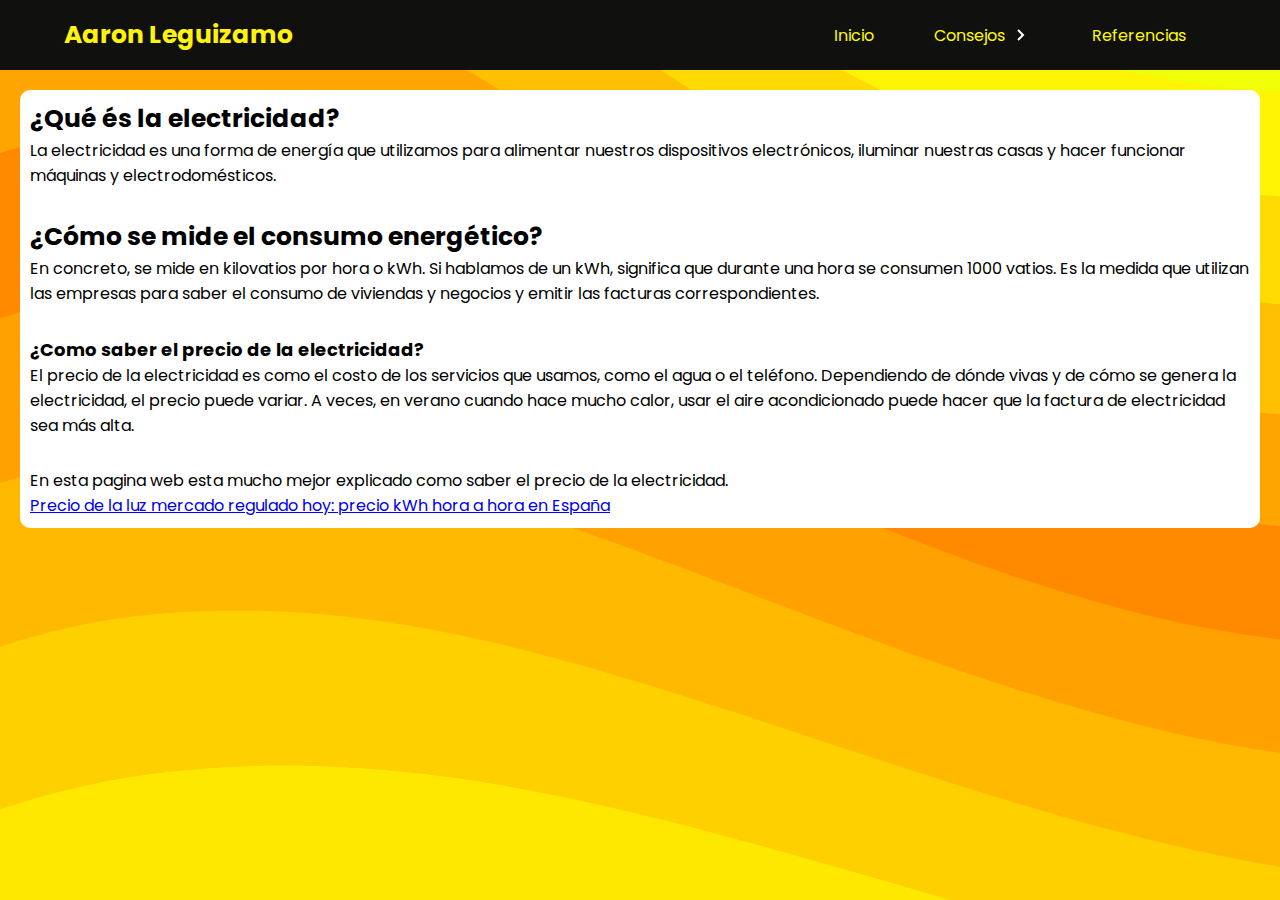
<file: index.html>
<!DOCTYPE html>
<html lang="es">
<head>
    <meta charset="UTF-8">
    <meta http-equiv="X-UA-Compatible" content="IE=edge">
    <meta name="viewport" content="width=device-width, initial-scale=1.0">
    <title>TRB</title>
    <link rel="stylesheet" href="styles/estilos.css">
</head>

<header>


    <nav class="menu">
        <section class="menu__container">
            <h1 class="menu__logo">Aaron Leguizamo</h1>

            <ul class="menu__links">
                <li class="menu__item">
                    <a href="#" class="menu__link">Inicio</a>
                </li>
    
                <li class="menu__item menu__item--show">
                    <a href="#" class="menu__link">Consejos <img src="assets/arrow.svg" class="menu__arrow"></a>
    
                    <ul class="menu__nesting">
                        <li class="menu__inside">
                            <a href="calculadora.html" class="menu__link menu__link--inside">Calculadora</a>
                        </li>
                        <li class="menu__inside">
                            <a href="estadisticas.html" class="menu__link menu__link--inside">Variaciones del Precio a lo Largo del Tiempo</a>
                        </li>
                        <li class="menu__inside">
                            <a href="consejos.html" class="menu__link menu__link--inside">Como ahorrar</a>
                        </li>
                    </ul>
                </li>
    
                <li class="menu__item">
                    <a href="referencias.html" class="menu__link">Referencias</a>
                </li>
    
    
            </ul>

            <div class="menu__hamburguer">
                <img src="assets/menu.svg" class="menu__img">
            </div>
        </section>

      
    </nav>

    <script src="js/app.js"></script>


</header>




<body>
<main>
    
    <h1>¿Qué és la electricidad?</h1> 
    La electricidad es una forma de energía que utilizamos para alimentar nuestros dispositivos electrónicos, iluminar nuestras casas y hacer funcionar máquinas y electrodomésticos.

     <br>
<p>
 <h1>¿Cómo se mide el consumo energético?</h1>

En concreto, se mide en kilovatios por hora o kWh. Si hablamos de un kWh, significa que durante una hora se consumen 1000 vatios. Es la medida que utilizan las empresas para saber el consumo de viviendas y negocios y emitir las facturas correspondientes. <br></p>
 <p>
    <h2>¿Como saber el precio de la electricidad?</h2>

    El precio de la electricidad es como el costo de los servicios que usamos, como el agua o el teléfono. Dependiendo de dónde vivas y de cómo se genera la electricidad, el precio puede variar. A veces, en verano cuando hace mucho calor, usar el aire acondicionado puede hacer que la factura de electricidad sea más alta. </p>


    En esta pagina web esta mucho mejor explicado como saber el precio de la electricidad. <br>
    <a href="https://selectra.es/energia/info/que-es/precio-kwh">Precio de la luz mercado regulado hoy: precio kWh hora a hora en España</a>













</main>

</body>
</html>
</file>
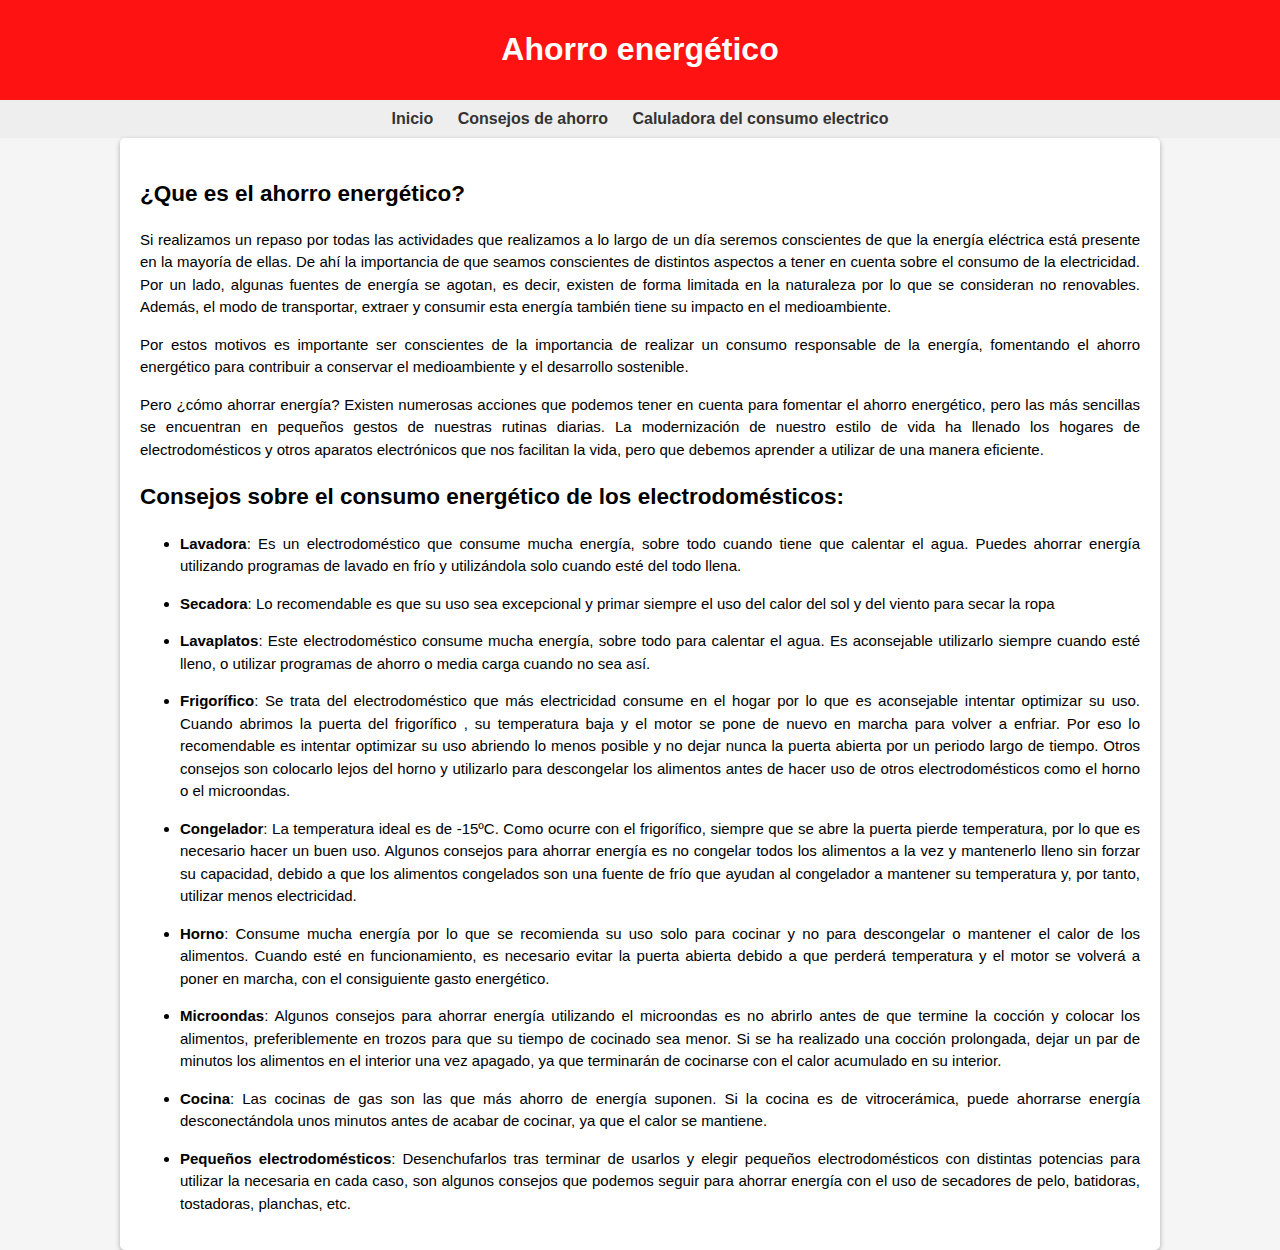
<file: ahorro.html>
<!DOCTYPE html>
<html>
<head>
	<title>Consumo Electrico</title>
	<style>
		body {
			margin: 0;
			font-family: Arial, sans-serif;
			background-color: #F5F5F5;
		}

		header {
			background-color: #ff1212;
			color: #FFF;
			padding: 10px;
			text-align: center;
		}

		main {
			max-width: 1000px;
			margin: 0 auto;
			padding: 20px;
			background-color: #FFF;
			box-shadow: 0 2px 5px rgba(0, 0, 0, 0.3);
			border-radius: 5px;
			text-align: justify;
			line-height: 1.5;
		}

		nav {
			background-color: #EEE;
			padding: 10px;
			text-align: center;
		}

		nav ul {
			list-style: none;
			margin: 0;
			padding: 0;
		}

		nav li {
			display: inline-block;
			margin: 0 10px;
		}

		nav a {
			color: #333;
			text-decoration: none;
			font-weight: bold;
		}

		nav a:hover {
			color: #15cc77;
		}

		footer {
			background-color: #222;
			color: #FFF;
			padding: 10px;
			text-align: center;
		}

		.menu-btn {
			display: none;
		}

		@media screen and (max-width: 768px) {
			nav ul {
				display: none;
			}

			.menu-btn {
				display: block;
				background-color: #32cf4c;
				color: #FFF;
				border: none;
				border-radius: 3px;
				padding: 10px 15px;
				font-size: 14px;
				cursor: pointer;
				margin-top: 10px;
			}

			nav.active ul {
				display: block;
			}
		}
	</style>
</head>
<body>
	<header>
		<h1>Ahorro energético
		</h1>
	</header>

	<nav>
		<ul>
            <li><a href="web.html">Inicio</a></li>

			<li><a href="consejosdeahorro.html">Consejos de ahorro</a></li>
			<li><a href="caluladora.html">Caluladora del consumo electrico</a></li>
		</ul>
	
	</nav>














	<style>

main {
	font-family: Arial, sans-serif;
	font-size: 15px;



}
</style>




<main>





<h2>¿Que es el ahorro energético?</h2>


<p>
    Si realizamos un repaso por todas las actividades que realizamos a lo largo de un día seremos conscientes de que la energía eléctrica está presente en la mayoría de ellas.
     De ahí la importancia de que seamos conscientes de distintos aspectos a tener en cuenta sobre el consumo de la electricidad.
     Por un lado, algunas fuentes de energía se agotan, es decir, existen de forma limitada en la naturaleza por lo que se consideran no renovables.
      Además, el modo de transportar, extraer y consumir esta energía también tiene su impacto en el medioambiente.
    </p>
    Por estos motivos es importante ser conscientes de la importancia de realizar un consumo responsable de la energía, 
    fomentando el ahorro energético para contribuir a conservar el medioambiente y el desarrollo sostenible.
    <p>
    Pero ¿cómo ahorrar energía? Existen numerosas acciones que podemos tener en cuenta para fomentar el ahorro energético,
     pero las más sencillas se encuentran en pequeños gestos de nuestras rutinas diarias. La modernización de nuestro estilo de vida ha llenado los hogares de electrodomésticos y 
     otros aparatos electrónicos que nos facilitan la vida, pero que debemos aprender a utilizar de una manera eficiente.
    </p>


<h2>Consejos sobre el consumo energético de los electrodomésticos:</h2>


    <ul>



        <p><li><b>Lavadora</b>: Es un electrodoméstico que consume mucha energía, sobre todo cuando tiene que calentar el agua.
        Puedes ahorrar energía utilizando programas de lavado en frío y utilizándola solo cuando esté del todo llena.</li>
    </p>
<p>
        <li><b>Secadora</b>: Lo recomendable es que su uso sea excepcional y primar siempre el uso del calor del sol y del viento para secar la ropa</li>
    </p>
<p>
        <li><b>Lavaplatos</b>: Este electrodoméstico consume mucha energía, sobre todo para calentar el agua.
            Es aconsejable utilizarlo siempre cuando esté lleno, o utilizar programas de ahorro o media carga cuando no sea así.</li>
        </p>
<p>
        <li><b>Frigorífico</b>: Se trata del electrodoméstico que más electricidad consume en el hogar por lo que es aconsejable intentar optimizar su uso. Cuando abrimos la puerta del frigorífico
            , su temperatura baja y el motor se pone de nuevo en marcha para volver a enfriar. Por eso lo recomendable es intentar optimizar su uso abriendo lo menos posible y no dejar
             nunca la puerta abierta por un periodo largo de tiempo.
            Otros consejos son colocarlo lejos del horno y utilizarlo para descongelar los alimentos
             antes de hacer uso de otros electrodomésticos como el horno o el microondas.</li>
            </p>
<p>
        <li> <b>Congelador</b>: La temperatura ideal es de -15ºC. Como ocurre con el frigorífico, siempre que se abre la puerta pierde temperatura,
             por lo que es necesario hacer un buen uso. Algunos consejos para ahorrar energía es no congelar todos los alimentos a la vez y mantenerlo lleno sin forzar su capacidad, 
            debido a que los alimentos congelados son una fuente de frío que ayudan al congelador a mantener su temperatura y, por tanto, utilizar menos electricidad.</li>
        </p>
<p>
        <li><b>Horno</b>: Consume mucha energía por lo que se recomienda su uso solo para cocinar y no para descongelar o mantener el calor de los alimentos. Cuando esté en funcionamiento, 
            es necesario evitar la puerta abierta debido a que perderá temperatura y el motor se volverá a poner en marcha, con el consiguiente gasto energético.</li>
        </p>
<p>
        <li><b>Microondas</b>: Algunos consejos para ahorrar energía utilizando el microondas es no abrirlo antes de que termine la cocción y colocar los alimentos, preferiblemente en trozos para que su tiempo de cocinado sea menor.
             Si se ha realizado una cocción prolongada, dejar un par de minutos los alimentos en el interior una vez apagado, ya que terminarán de cocinarse con el calor acumulado en su interior.</li>
            </p>
            <p>
        <li><b>Cocina</b>: Las cocinas de gas son las que más ahorro de energía suponen. 
            Si la cocina es de vitrocerámica, puede ahorrarse energía desconectándola unos minutos antes de acabar de cocinar, ya que el calor se mantiene.</li>
        </p>
        <p>
        <li><b>Pequeños electrodomésticos</b>: Desenchufarlos tras terminar de usarlos y elegir pequeños electrodomésticos con distintas potencias para utilizar la necesaria en cada caso,
             son algunos consejos que podemos seguir para ahorrar energía con el uso de secadores de pelo, batidoras, tostadoras, planchas, etc.</li>
            </p>

    </ul>
      




</main>
</file>
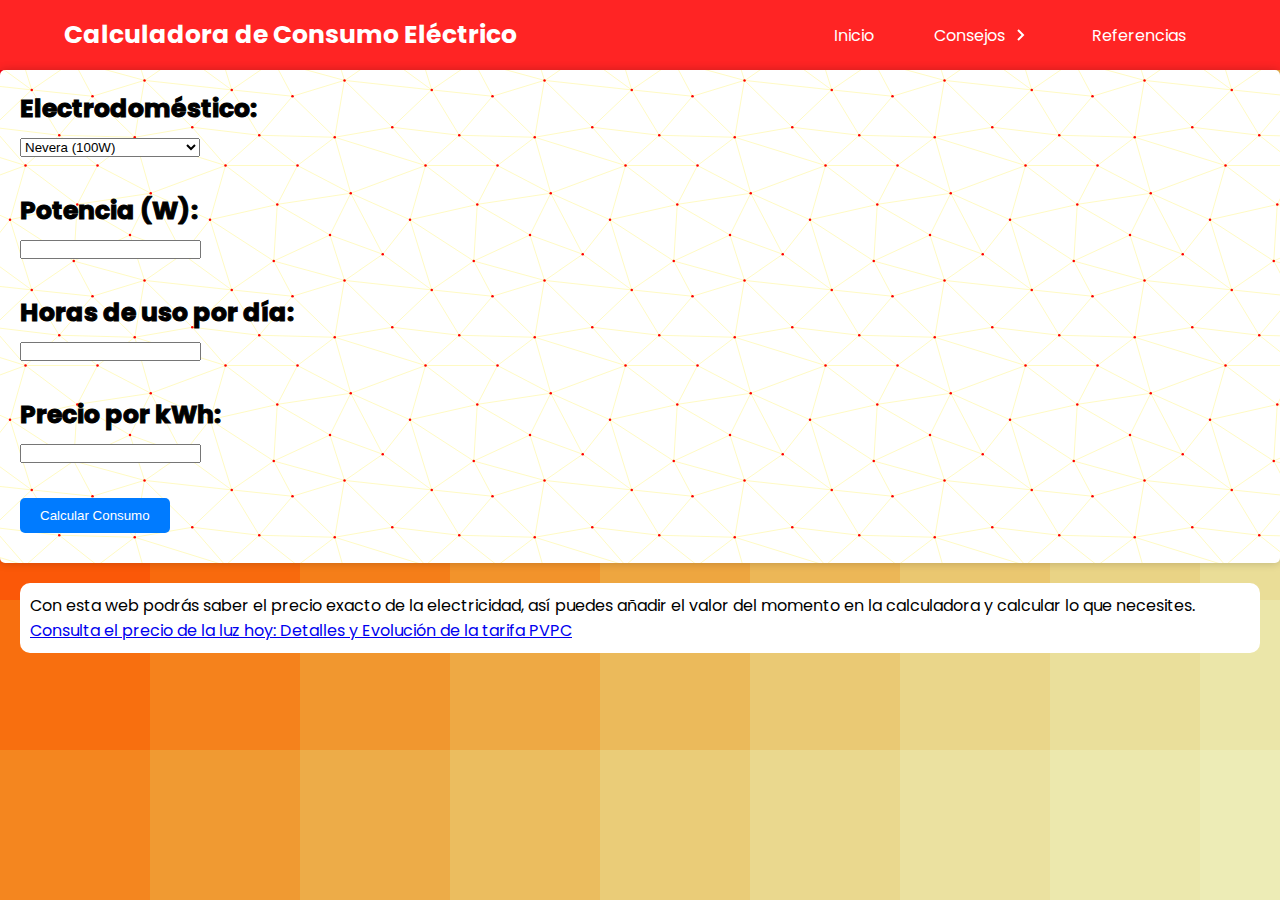
<file: calculadora.html>
<!DOCTYPE html>
<html lang="es">
<head>
    <meta charset="UTF-8">
    <meta http-equiv="X-UA-Compatible" content="IE=edge">
    <meta name="viewport" content="width=device-width, initial-scale=1.0">
    <title>TRB</title>
    <link rel="stylesheet" href="styles/estiloscal.css">
</head>

<header>


    <nav class="menu">
        <section class="menu__container">
            <h1 class="menu__logo">Calculadora de Consumo Eléctrico</h1>

            <ul class="menu__links">
                <li class="menu__item">
                    <a href="index.html" class="menu__link">Inicio</a>
                </li>
    
                <li class="menu__item menu__item--show">
                    <a href="#" class="menu__link">Consejos <img src="assets/arrow.svg" class="menu__arrow"></a>
    
                    <ul class="menu__nesting">
                        <li class="menu__inside">
                            <a href="#" class="menu__link menu__link--inside">Calculadora</a>
                        </li>
                        <li class="menu__inside">
                            <a href="estadisticas.html" class="menu__link menu__link--inside">Variaciones del Precio a lo Largo del Tiempo</a>
                        </li>
                        <li class="menu__inside">
                            <a href="consejos.html" class="menu__link menu__link--inside">Como ahorrar</a>
                        </li>
                    </ul>
                </li>
    
                <li class="menu__item">
                    <a href="referencias.html" class="menu__link">Referencias</a>
                </li>
    
    
            </ul>

            <div class="menu__hamburguer">
                <img src="assets/menu.svg" class="menu__img">
            </div>
        </section>

      
    </nav>

    <script src="js/app.js"></script>


</header>


<body>
    

    <form id="calculator">
       <h2> <label for="appliance">Electrodoméstico:</label></h2>
        <select id="appliance" name="appliance">
            <option value="Nevera">Nevera (100W)</option>
            <option value="tv">Televisor (50W)</option>
            <option value="Lavadora">Lavadora (500W)</option>
            <option value="Microondas">Microondas (800W)</option>
            <option value="Tostadora">Tostadora (700W)</option>
            <option value="Cafetera">Cafetera (900W)</option>
            <option value="Secador-de-pelo">Secador de pelo (1200W)</option>
            <option value="Lavavajillas">Lavavajillas (1500W)</option>
            <option value="Plancha">Plancha (1000W)</option>
            <option value="Aspiradora">Aspiradora (600W)</option>
            <option value="Ordenador">Ordenador (150W)</option>
            <option value="Lámpara">Lámpara (40W)</option>
            <option value="Horno">Horno (2000W)</option>
            <option value="Licuadora">Licuadora (400W)</option>
            <option value="Ventilador">Ventilador (75W)</option>
            <option value="Router">Router (10W)</option>
            <option value="Videoconsola"> Videoconsola (250W)</option>
            <option value="Calefactor">Calefactor (1500W)</option>
            <option value="Hervidor-de-agua">Hervidor de agua (1500W)</option>
            <option value="Monitor">Monitor (30W)</option>
            <!-- Agrega más opciones aquí -->
        </select>
        <br>
       <h2> <label for="power">Potencia (W):</label></h2>
        <input type="number" id="power" name="power" required>
        <br>
        <h2>  <label for="hours">Horas de uso por día:</label></h2>
        <input type="number" id="hours" name="hours" required>
        <br>
        <h2>  <label for="price">Precio por kWh:</label></h2>
        <input type="number" id="price" name="price" step="0.01" required>
        <br>
        <button type="button" id="calculateButton">Calcular Consumo</button>
    </form>
    <div id="result">
      <h1>  <div id="consumption"></div>
        <div id="cost"></div></h1>
    </div>
    <script src="js/rec.js"></script>





    <main>
       
        <p>
            Con esta web podrás saber el precio exacto de la electricidad, así puedes añadir el valor del momento en la calculadora y calcular lo que necesites.
            </p> <a href="https://tarifaluzhora.es/">Consulta el precio de la luz hoy: Detalles y Evolución de la tarifa PVPC </a>
   </main>


</body>










</body>
</html>
</file>
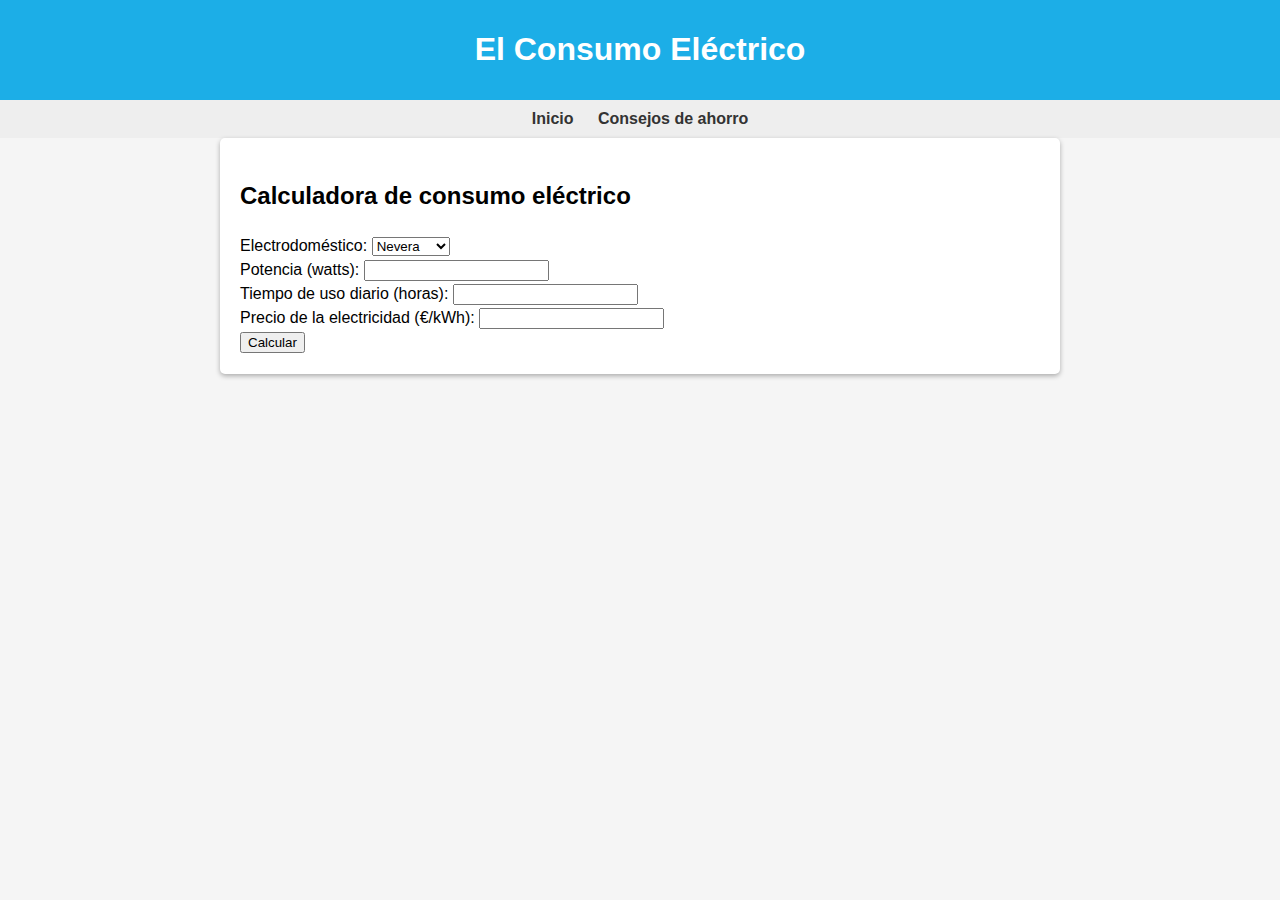
<file: caluladora.html>
<!DOCTYPE html>
<html>
<head>
	<title>Consumo Eléctrico</title>
	<style>
		body {
			margin: 0;
			font-family: Arial, sans-serif;
			background-color: #F5F5F5;
		}

		header {
			background-color: #1caee7;
			color: #FFF;
			padding: 10px;
			text-align: center;
		}

		main {
			max-width: 800px;
			margin: 0 auto;
			padding: 20px;
			background-color: #FFF;
			box-shadow: 0 2px 5px rgba(0, 0, 0, 0.3);
			border-radius: 5px;
			text-align: justify;
			line-height: 1.5;
		}

		nav {
			background-color: #EEE;
			padding: 10px;
			text-align: center;
		}

		nav ul {
			list-style: none;
			margin: 0;
			padding: 0;
		}

		nav li {
			display: inline-block;
			margin: 0 10px;
		}

		nav a {
			color: #333;
			text-decoration: none;
			font-weight: bold;
		}

		nav a:hover {
			color: #15cc77;
		}

		footer {
			background-color: #222;
			color: #FFF;
			padding: 10px;
			text-align: center;
		}

		.menu-btn {
			display: none;
		}

		@media screen and (max-width: 768px) {
			nav ul {
				display: none;
			}

			.menu-btn {
				display: block;
				background-color: #222;
				color: #FFF;
				border: none;
				border-radius: 3px;
				padding: 10px 15px;
				font-size: 14px;
				cursor: pointer;
				margin-top: 10px;
			}

			nav.active ul {
				display: block;
			}
		}
	</style>
</head>
<body>
	<header>
		<h1>El Consumo Eléctrico</h1>
	</header>

	<nav>
		<ul>
			<li><a href="web.html">Inicio</a></li>
			<li><a href="consejosdeahorro.html">Consejos de ahorro</a></li>
		</ul>
	</nav>
    






        <main>
            <h2>Calculadora de consumo eléctrico</h2>
            <form onsubmit="calcular(); return false;">
              <label for="electrodomestico">Electrodoméstico:</label>
              <select id="electrodomestico">
                <option value="nevera">Nevera</option>
                <option value="lavadora">Lavadora</option>
                <option value="televisor">Televisor</option>
              </select>
              <br>
              <label for="potencia">Potencia (watts):</label>
              <input type="number" id="potencia" required>
              <br>
              <label for="tiempo">Tiempo de uso diario (horas):</label>
              <input type="number" id="tiempo" required>
              <br>
              <label for="precio">Precio de la electricidad (€/kWh):</label>
              <input type="number" id="precio" step="0.01" required>
              <br>
              <button type="submit">Calcular</button>
            </form>
            <div id="resultados"></div>
          
          
          <script>
            function calcular() {
              var electrodomestico = document.getElementById("electrodomestico").value;
              var potencia = document.getElementById("potencia").value;
              var tiempo = document.getElementById("tiempo").value;
              var precio = document.getElementById("precio").value;
              var consumo = potencia * tiempo * 30 / 1000;
              var costo = consumo * precio;
              document.getElementById("resultados").innerHTML = "El consumo eléctrico del/la " + electrodomestico + " es de " + consumo.toFixed(2) + " kWh al mes, lo que equivale a €" + costo.toFixed(2) + ".";
            }
          </script>
</file>
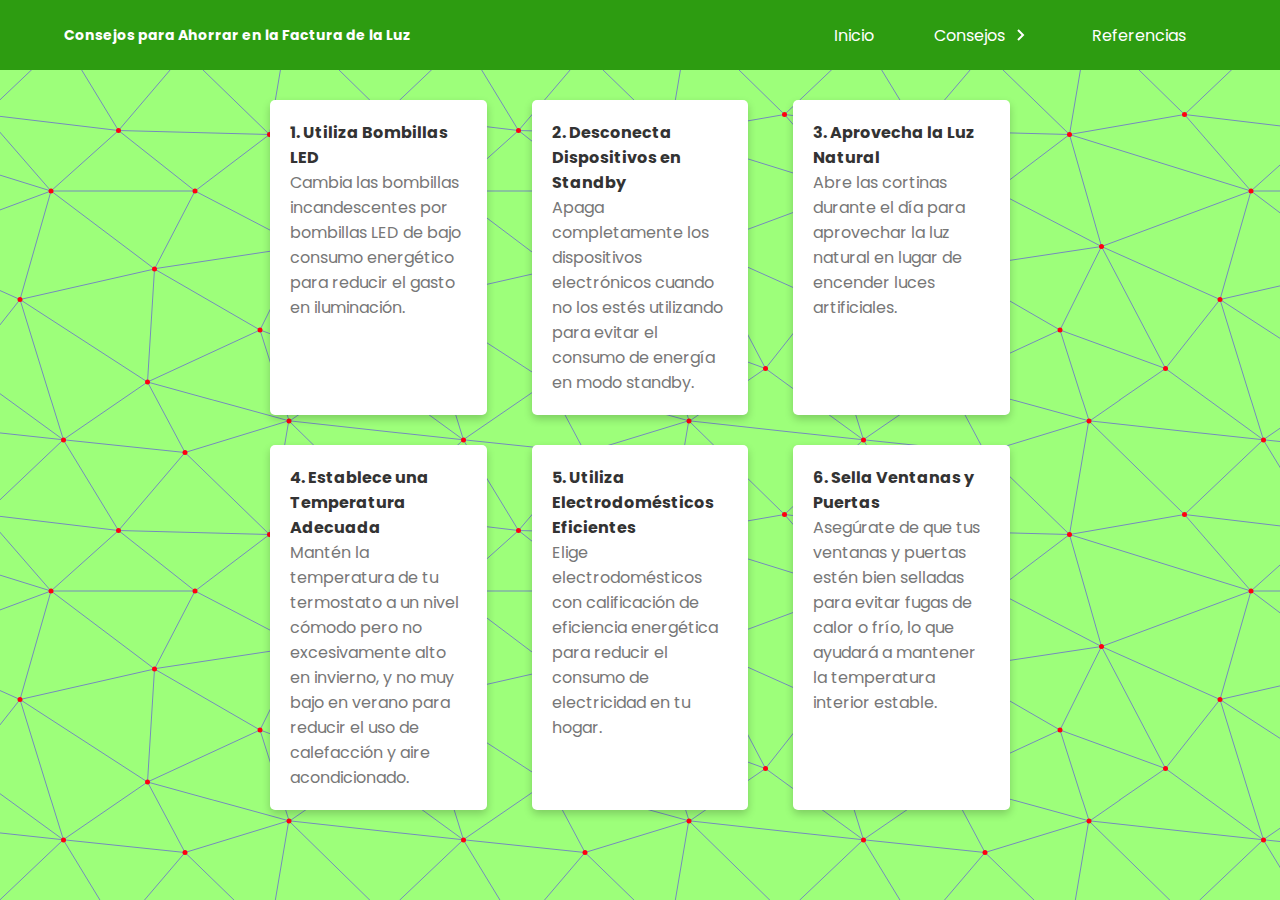
<file: consejos.html>
<!DOCTYPE html>
<html lang="es">
<head>
    <meta charset="UTF-8">
    <meta http-equiv="X-UA-Compatible" content="IE=edge">
    <meta name="viewport" content="width=device-width, initial-scale=1.0">
    <title>TRB</title>
    <link rel="stylesheet" href="styles/estiloscons.css">
</head>

<header>


    <nav class="menu">
        <section class="menu__container">
            <h1 class="menu__logo">Consejos para Ahorrar en la Factura de la Luz</h1>

            <ul class="menu__links">
                <li class="menu__item">
                    <a href="index.html" class="menu__link">Inicio</a>
                </li>
    
                <li class="menu__item menu__item--show">
                    <a href="#" class="menu__link">Consejos <img src="assets/arrow.svg" class="menu__arrow"></a>
    
                    <ul class="menu__nesting">
                        <li class="menu__inside">
                            <a href="calculadora.html" class="menu__link menu__link--inside">Calculadora</a>
                        </li>
                        <li class="menu__inside">
                            <a href="estadisticas.html" class="menu__link menu__link--inside">Variaciones del Precio a lo Largo del Tiempo</a>
                        </li>
                        <li class="menu__inside">
                            <a href="#" class="menu__link menu__link--inside">Como ahorrar</a>
                        </li>
                    </ul>
                </li>
    
                <li class="menu__item">
                    <a href="referencias.html" class="menu__link">Referencias</a>
                </li>
    
    
            </ul>

            <div class="menu__hamburguer">
                <img src="assets/menu.svg" class="menu__img">
            </div>
        </section>

      
    </nav>

    <script src="js/app.js"></script>


</header>


<body>



    <div class="container">
        <div class="card">
            <h2>1. Utiliza Bombillas LED</h2>
            <p>Cambia las bombillas incandescentes por bombillas LED de bajo consumo energético para reducir el gasto en iluminación.</p>
        </div>
        <div class="card">
            <h2>2. Desconecta Dispositivos en Standby</h2>
            <p>Apaga completamente los dispositivos electrónicos cuando no los estés utilizando para evitar el consumo de energía en modo standby.</p>
        </div>
        <div class="card">
            <h2>3. Aprovecha la Luz Natural</h2>
            <p>Abre las cortinas durante el día para aprovechar la luz natural en lugar de encender luces artificiales.</p>
        </div>
        <div class="card">
            <h2>4. Establece una Temperatura Adecuada</h2>
            <p>Mantén la temperatura de tu termostato a un nivel cómodo pero no excesivamente alto en invierno, y no muy bajo en verano para reducir el uso de calefacción y aire acondicionado.</p>
        </div>
        <div class="card">
            <h2>5. Utiliza Electrodomésticos Eficientes</h2>
            <p>Elige electrodomésticos con calificación de eficiencia energética para reducir el consumo de electricidad en tu hogar.</p>
        </div>
        <div class="card">
            <h2>6. Sella Ventanas y Puertas</h2>
            <p>Asegúrate de que tus ventanas y puertas estén bien selladas para evitar fugas de calor o frío, lo que ayudará a mantener la temperatura interior estable.</p>
        </div>
    </div>



</body>










</body>
</html>
</file>
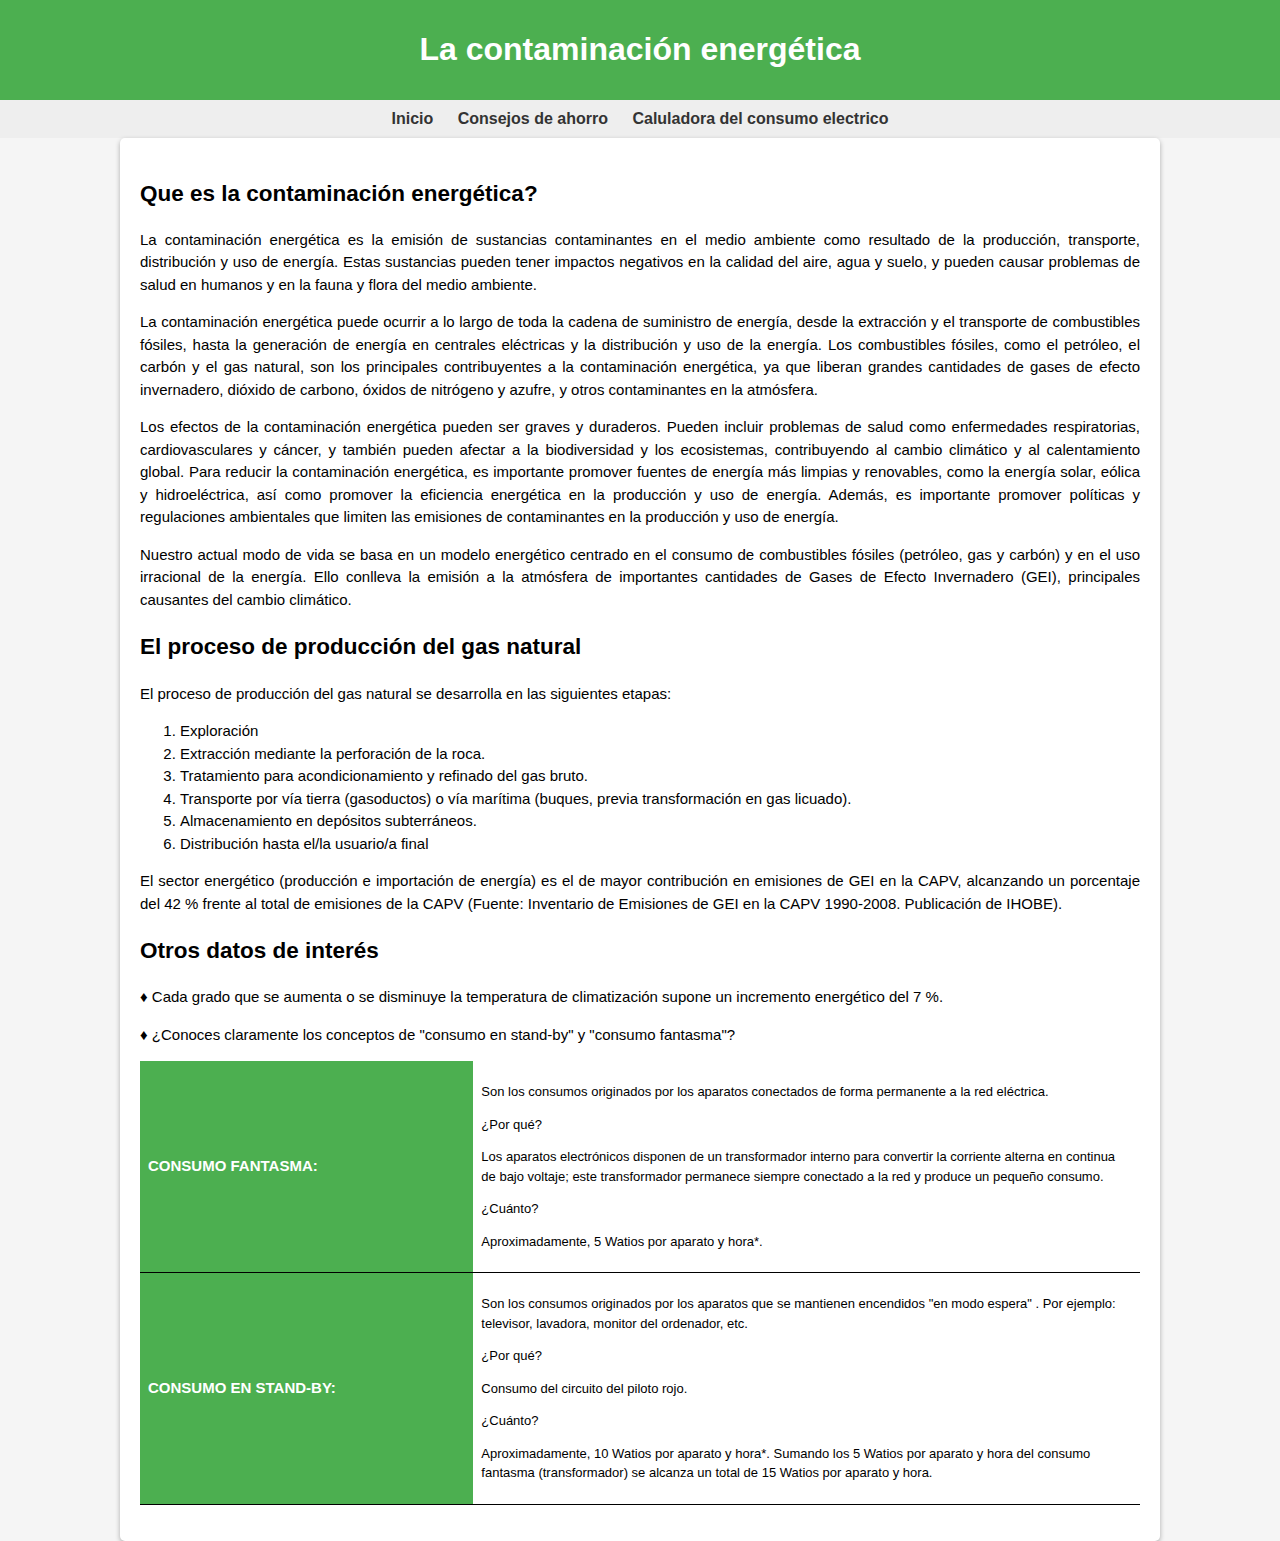
<file: contaminacionenergetica.html>
<!DOCTYPE html>
<html>
<head>
	<title>Consumo Electrico</title>
	<style>
		body {
			margin: 0;
			font-family: Arial, sans-serif;
			background-color: #F5F5F5;
		}

		header {
			background-color: #4CAF50;
			color: #FFF;
			padding: 10px;
			text-align: center;
		}

		main {
			max-width: 1000px;
			margin: 0 auto;
			padding: 20px;
			background-color: #FFF;
			box-shadow: 0 2px 5px rgba(0, 0, 0, 0.3);
			border-radius: 5px;
			text-align: justify;
			line-height: 1.5;
		}

		nav {
			background-color: #EEE;
			padding: 10px;
			text-align: center;
		}

		nav ul {
			list-style: none;
			margin: 0;
			padding: 0;
		}

		nav li {
			display: inline-block;
			margin: 0 10px;
		}

		nav a {
			color: #333;
			text-decoration: none;
			font-weight: bold;
		}

		nav a:hover {
			color: #15cc77;
		}

		footer {
			background-color: #222;
			color: #FFF;
			padding: 10px;
			text-align: center;
		}

		.menu-btn {
			display: none;
		}

		@media screen and (max-width: 768px) {
			nav ul {
				display: none;
			}

			.menu-btn {
				display: block;
				background-color: #32cf4c;
				color: #FFF;
				border: none;
				border-radius: 3px;
				padding: 10px 15px;
				font-size: 14px;
				cursor: pointer;
				margin-top: 10px;
			}

			nav.active ul {
				display: block;
			}
		}
	</style>
</head>
<body>
	<header>
		<h1>La contaminación energética
		</h1>
	</header>

	<nav>
		<ul>
            <li><a href="web.html">Inicio</a></li>

			<li><a href="consejosdeahorro.html">Consejos de ahorro</a></li>
			<li><a href="caluladora.html">Caluladora del consumo electrico</a></li>
		</ul>
	
	</nav>














	<style>

main {
	font-family: Arial, sans-serif;
	font-size: 15px;



}

</style>

<main>

<h2>Que es la contaminación energética?</h2>
<a>
	La contaminación energética es la emisión de sustancias contaminantes en el medio ambiente como resultado de la producción, transporte, distribución y uso de energía.
	 Estas sustancias pueden tener impactos negativos en la calidad del aire, agua y suelo, y pueden causar problemas de salud en humanos y en la fauna y flora del medio ambiente.

	<p>La contaminación energética puede ocurrir a lo largo de toda la cadena de suministro de energía, desde la extracción y el transporte de combustibles fósiles, 
		hasta la generación de energía en centrales eléctricas y la distribución y uso de la energía. 
		Los combustibles fósiles, como el petróleo, el carbón y el gas natural, son los principales contribuyentes a la contaminación energética,
		 ya que liberan grandes cantidades de gases de efecto invernadero, dióxido de carbono, óxidos de nitrógeno y azufre, y otros contaminantes en la atmósfera.
		</p>
	Los efectos de la contaminación energética pueden ser graves y duraderos. Pueden incluir problemas de salud como enfermedades respiratorias, cardiovasculares y cáncer, y también pueden afectar a la biodiversidad y los ecosistemas, contribuyendo al cambio climático y al calentamiento global.
	
	Para reducir la contaminación energética, es importante promover fuentes de energía más limpias y renovables, como la energía solar, eólica y hidroeléctrica, así como promover la eficiencia energética en la producción y uso de energía. Además, es importante promover políticas y regulaciones ambientales que limiten las emisiones de contaminantes en la producción y uso de energía.	
	
	<p><p>Nuestro actual modo de vida se basa en un modelo energético centrado en el consumo de combustibles fósiles (petróleo, gas y carbón) y en el uso irracional de la energía.
Ello conlleva la emisión a la atmósfera de importantes cantidades de Gases de Efecto Invernadero (GEI), principales causantes del cambio climático.
</p></p></a>



<h2>El proceso de producción del gas natural</h2>

<a>El proceso de producción del gas natural se desarrolla en las siguientes etapas:

	<ol>
		<li>Exploración</li>
		<li>Extracción mediante la perforación de la roca.
		</li>
		<li>Tratamiento para acondicionamiento y refinado del gas bruto.
		</li>
		<li>Transporte por vía tierra (gasoductos) o vía marítima (buques, previa transformación en gas licuado).
		</li>
		<li>Almacenamiento en depósitos subterráneos.
		</li>
		<li> Distribución hasta el/la usuario/a final
		</li>
	  </ol>
	  
	  <a>El sector energético (producción e importación de energía) es el de mayor contribución en emisiones de GEI en la CAPV,
		alcanzando un porcentaje del 42 % frente al total de emisiones de la CAPV 
		(Fuente: Inventario de Emisiones de GEI en la CAPV 1990-2008. Publicación de IHOBE).</a>


<h2>Otros datos de interés
</h2>

♦ Cada grado que se aumenta o se disminuye la temperatura de climatización supone un incremento energético del 7 %. 
<p>♦ ¿Conoces claramente los conceptos de "consumo en stand-by" y "consumo fantasma"?
</p>





<p>
<style>
	table {
	  font-family: Arial, sans-serif;
	  border-collapse: collapse;
	  width: 100%;
	  margin-bottom: 1rem;
	  padding: 8px;
	}
	
	th, td {
	  padding: 8px;
	  text-align: left;
	  border-bottom: 1px solid #000000;
	}
	
	th {
	  background-color: #4CAF50;
	  color: white;
	  width: 30%;
	  
	}
	
	td {
	  width: 60%;
	  font-size: 13px;
	}
	
	tr:hover {
	  background-color: #15cc77;
	}
	</style>
	
	<table>
	  <tr>
		<th>CONSUMO FANTASMA:</th>
		<td style="text-align: left;"> <p>Son los consumos originados por los aparatos conectados de forma permanente a la red eléctrica.</p>

			¿Por qué?
			<p>Los aparatos electrónicos disponen de un transformador interno para convertir la corriente alterna en continua de bajo voltaje; este transformador permanece siempre conectado a la red y produce un pequeño consumo.
			</p>
			¿Cuánto?
			<p>Aproximadamente, 5 Watios por aparato y hora*.</p></td>
	  </tr>
	  <tr>
		<th>CONSUMO EN STAND-BY:</th>
		<td style="text-align: left;"><p>Son los consumos originados por los aparatos que se mantienen encendidos "en modo espera" . Por ejemplo: televisor, lavadora, monitor del ordenador, etc.
		</p>
			¿Por qué?
			<p>Consumo del circuito del piloto rojo.
			</p>
			¿Cuánto?
			<p>Aproximadamente, 10 Watios por aparato y hora*. Sumando los 5 Watios por aparato y hora del consumo fantasma (transformador) se alcanza un total de 15 Watios por aparato y hora.</td>
			</p></tr>
	</table>
</p>








</a>
</main>
</file>
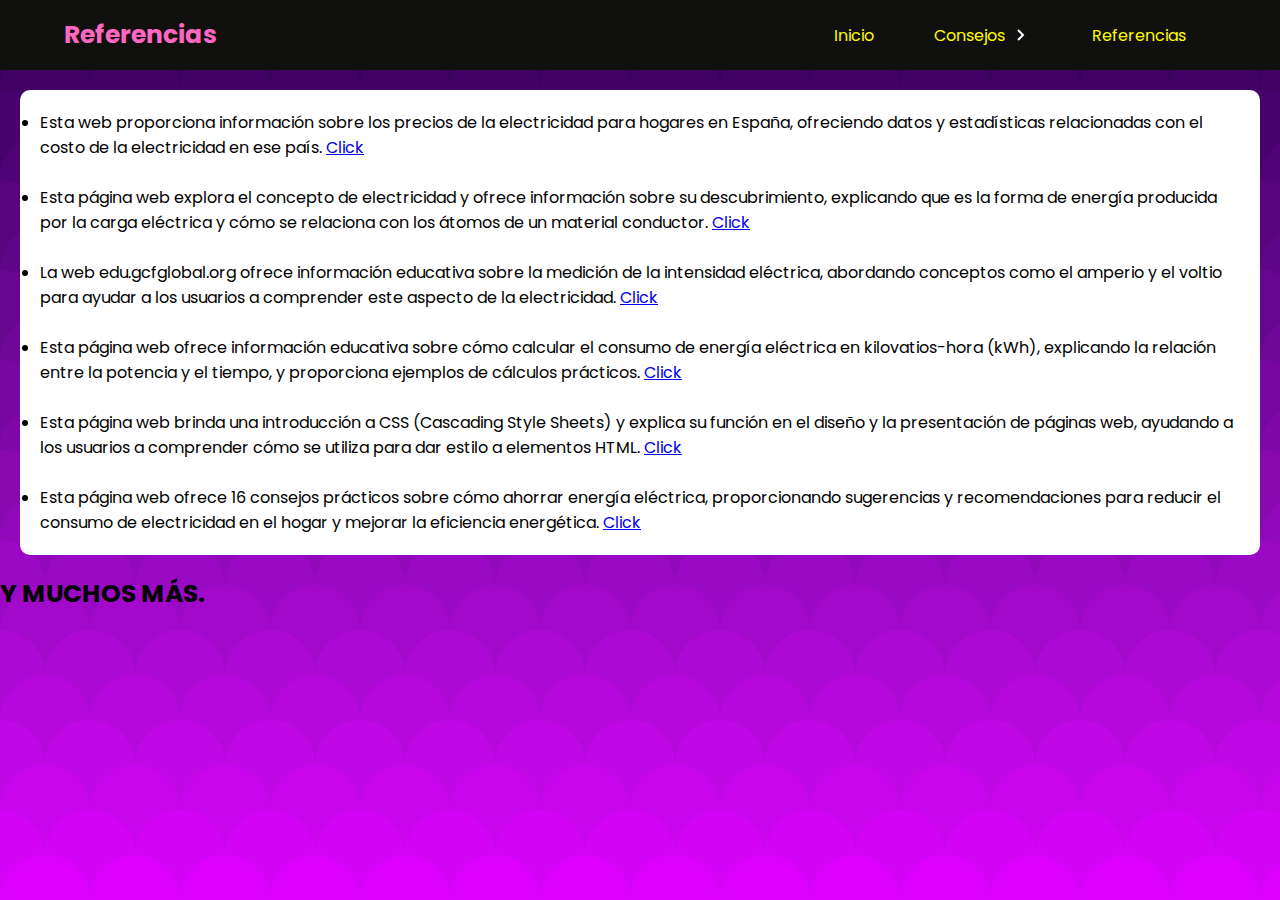
<file: referencias.html>
<!DOCTYPE html>
<html lang="es">
<head>
    <meta charset="UTF-8">
    <meta http-equiv="X-UA-Compatible" content="IE=edge">
    <meta name="viewport" content="width=device-width, initial-scale=1.0">
    <title>TRB</title>
    <link rel="stylesheet" href="styles/estilosref.css">
</head>

<header>


    <nav class="menu">
        <section class="menu__container">
            <h1 class="menu__logo">Referencias</h1>

            <ul class="menu__links">
                <li class="menu__item">
                    <a href="index.html" class="menu__link">Inicio</a>
                </li>
    
                <li class="menu__item menu__item--show">
                    <a href="#" class="menu__link">Consejos <img src="assets/arrow.svg" class="menu__arrow"></a>
    
                    <ul class="menu__nesting">
                        <li class="menu__inside">
                            <a href="calculadora.html" class="menu__link menu__link--inside">Calculadora</a>
                        </li>
                        <li class="menu__inside">
                            <a href="estadisticas.html" class="menu__link menu__link--inside">Variaciones del Precio a lo Largo del Tiempo</a>
                        </li>
                        <li class="menu__inside">
                            <a href="consejos.html" class="menu__link menu__link--inside">Como ahorrar</a>
                        </li>
                    </ul>
                </li>
    
                <li class="menu__item">
                    <a href="#" class="menu__link">Referencias</a>
                </li>
    
    
            </ul>

            <div class="menu__hamburguer">
                <img src="assets/menu.svg" class="menu__img">
            </div>
        </section>

      
    </nav>

    <script src="js/app.js"></script>


</header>


<body>
<main>
        <ul>
            <li>Esta web proporciona información sobre los precios de la electricidad para hogares en España, ofreciendo datos y estadísticas relacionadas con el costo de la electricidad en ese país. <a href="https://datosmacro.expansion.com/energia-y-medio-ambiente/electricidad-precio-hogares/espana">Click</a><br>
  </li>    
<br>
            <li>Esta página web explora el concepto de electricidad y ofrece información sobre su descubrimiento, explicando que es la forma de energía producida por la carga eléctrica y cómo se relaciona con los átomos de un material conductor. <a href="https://fi.ort.edu.uy/blog/que-es-la-electricidad-y-quien-la-descubrio#:~:text=La%20electricidad%20es%20la%20forma,%C3%A1tomos%20de%20un%20material%20conductor.">Click</a><br>
            </li>
<br>
               
            <li> La web edu.gcfglobal.org ofrece información educativa sobre la medición de la intensidad eléctrica, abordando conceptos como el amperio y el voltio para ayudar a los usuarios a comprender este aspecto de la electricidad. <a href="https://edu.gcfglobal.org/es/unidades-de-medida/como-se-mide-la-intensidad-electrica/1/">Click</a><br>
            </li>
<br>

        <li> Esta página web ofrece información educativa sobre cómo calcular el consumo de energía eléctrica en kilovatios-hora (kWh), explicando la relación entre la potencia y el tiempo, y proporciona ejemplos de cálculos prácticos.
        <a href="http://newton.cnice.mec.es/materiales_didacticos/electricidad3E/kwh.htm#:~:text=El%20consumo%20o%20energ%C3%ADa%20consumida,energ%C3%ADa%20consumida)%3D%20Potencia%20*%20tiempo.&text=Consumo%20%3D%200%2C1kw%20*10h%20%3D%201%20kWh.">Click</a><br>
        
    </li>
       <br>
      
       <li>
        Esta página web brinda una introducción a CSS (Cascading Style Sheets) y explica su función en el diseño y la presentación de páginas web, ayudando a los usuarios a comprender cómo se utiliza para dar estilo a elementos HTML.
        <a href="https://lenguajecss.com/css/introduccion/que-es-css/">Click</a><br>
      
    </li>
<br>

<li>Esta página web ofrece 16 consejos prácticos sobre cómo ahorrar energía eléctrica, proporcionando sugerencias y recomendaciones para reducir el consumo de electricidad en el hogar y mejorar la eficiencia energética.
        <a href="https://elecmor.es/2017/05/01/16-consejos-ahorrar-energia-electrica/">Click</a><br>
      
    </li>
      
    </ul>
</main>

<H1>Y MUCHOS MÁS.</H1>


</body>










</body>
</html>
</file>
<file: styles/estilos.css>
@import url('https://fonts.googleapis.com/css2?family=Poppins:wght@300;400;700&display=swap');


*{
    margin: 0;
    padding: 0;
    box-sizing: border-box;
}
h1{
font-size: 25px;
font-family: 'Poppins', sans-serif;

}

h2{
    font-size: 18px;
    font-family: 'Poppins', sans-serif;
    
    }



p{

line-height: 100px;
margin: 30px;
    
}




body{
    font-family: 'Poppins', sans-serif;
    background-color: #FFFF00;
    background-image: url("data:image/svg+xml,%3Csvg xmlns='http://www.w3.org/2000/svg' width='100%25' height='100%25' viewBox='0 0 1600 800'%3E%3Cg %3E%3Cpath fill='%23ffe800' d='M486 705.8c-109.3-21.8-223.4-32.2-335.3-19.4C99.5 692.1 49 703 0 719.8V800h843.8c-115.9-33.2-230.8-68.1-347.6-92.2C492.8 707.1 489.4 706.5 486 705.8z'/%3E%3Cpath fill='%23ffd000' d='M1600 0H0v719.8c49-16.8 99.5-27.8 150.7-33.5c111.9-12.7 226-2.4 335.3 19.4c3.4 0.7 6.8 1.4 10.2 2c116.8 24 231.7 59 347.6 92.2H1600V0z'/%3E%3Cpath fill='%23ffb900' d='M478.4 581c3.2 0.8 6.4 1.7 9.5 2.5c196.2 52.5 388.7 133.5 593.5 176.6c174.2 36.6 349.5 29.2 518.6-10.2V0H0v574.9c52.3-17.6 106.5-27.7 161.1-30.9C268.4 537.4 375.7 554.2 478.4 581z'/%3E%3Cpath fill='%23ffa100' d='M0 0v429.4c55.6-18.4 113.5-27.3 171.4-27.7c102.8-0.8 203.2 22.7 299.3 54.5c3 1 5.9 2 8.9 3c183.6 62 365.7 146.1 562.4 192.1c186.7 43.7 376.3 34.4 557.9-12.6V0H0z'/%3E%3Cpath fill='%23FF8A00' d='M181.8 259.4c98.2 6 191.9 35.2 281.3 72.1c2.8 1.1 5.5 2.3 8.3 3.4c171 71.6 342.7 158.5 531.3 207.7c198.8 51.8 403.4 40.8 597.3-14.8V0H0v283.2C59 263.6 120.6 255.7 181.8 259.4z'/%3E%3Cpath fill='%23ffa501' d='M1600 0H0v136.3c62.3-20.9 127.7-27.5 192.2-19.2c93.6 12.1 180.5 47.7 263.3 89.6c2.6 1.3 5.1 2.6 7.7 3.9c158.4 81.1 319.7 170.9 500.3 223.2c210.5 61 430.8 49 636.6-16.6V0z'/%3E%3Cpath fill='%23ffbf02' d='M454.9 86.3C600.7 177 751.6 269.3 924.1 325c208.6 67.4 431.3 60.8 637.9-5.3c12.8-4.1 25.4-8.4 38.1-12.9V0H288.1c56 21.3 108.7 50.6 159.7 82C450.2 83.4 452.5 84.9 454.9 86.3z'/%3E%3Cpath fill='%23ffda03' d='M1600 0H498c118.1 85.8 243.5 164.5 386.8 216.2c191.8 69.2 400 74.7 595 21.1c40.8-11.2 81.1-25.2 120.3-41.7V0z'/%3E%3Cpath fill='%23fff404' d='M1397.5 154.8c47.2-10.6 93.6-25.3 138.6-43.8c21.7-8.9 43-18.8 63.9-29.5V0H643.4c62.9 41.7 129.7 78.2 202.1 107.4C1020.4 178.1 1214.2 196.1 1397.5 154.8z'/%3E%3Cpath fill='%23F0FF05' d='M1315.3 72.4c75.3-12.6 148.9-37.1 216.8-72.4h-723C966.8 71 1144.7 101 1315.3 72.4z'/%3E%3C/g%3E%3C/svg%3E");
    background-attachment: fixed;
    background-size: cover;
}

main {
    margin: 20px; /* Define márgenes de 20px en todos los lados del cuerpo */
    font-family: 'Poppins', sans-serif;
    background-color: #ffffff;
    border-radius: 10px;
    padding: 10px;
}

.menu{
    background-color: hsl(60, 3%, 6%);
    color: #fff30e;
    height: 70px;
}

.menu__container{
    display: flex;
    justify-content: space-between;
    align-items: center;
    width: 90%;
    max-width: 1200px;
    height: 100%;
    margin: 0 auto;
}

.menu__links{
    height: 100%;
    transition: transform .5s;
    display: flex;
}

.menu__item{
    list-style: none;
    position: relative;
    height: 100%;
    --clip: polygon(0 0, 100% 0, 100% 0, 0 0);
    --transform: rotate(-90deg);
}

.menu__item:hover{
    --clip: polygon(0 0, 100% 0, 100% 100%, 0% 100%);
    --transform: rotate(0);
}

.menu__link{
    color: #fffb00;
    text-decoration: none;
    padding: 0 30px;
    display: flex;
    height: 100%;
    align-items: center;
}

.menu__link:hover{
    background-color: #414b4b;
}


.menu__arrow{
    transform: var(--transform);
    transition: transform .3s;
    display: block;
    margin-left: 3px;
}

.menu__nesting{
    list-style: none;
    transition:clip-path .3s;
    clip-path: var(--clip);
    position: absolute;
    right: 0;
    bottom: 0;
    width: max-content;
    transform: translateY(100%);
    background-color: #414b4b;
}

.menu__link--inside{
    padding: 30px 100px 30px 20px;
}

.menu__link--inside:hover{
    background-color: #798499;
}

.menu__hamburguer{
    height: 100%;
    display: flex;
    align-items: center;
    padding: 0 15px;
    cursor: pointer;
    display: none;
}

.menu__img{
    display: block;
    width: 36px;
}

@media (max-width:800px){
    .menu__hamburguer{
        display: flex;
    }

    .menu__item{
        --clip:0;
        overflow:hidden ;
    }

    .menu__item--active{
        --transform: rotate(0);
        --background: #5e7094;
    }

    .menu__item--show{
        background-color: var(--background);
    }


    .menu__links{
        position: fixed;
        max-width: 400px;
        width: 100%;
        top: 70px;
        bottom: 0;
        right: 0;
        background-color: #000;
        overflow-y: auto;
        display: grid;
        grid-auto-rows: max-content;
        transform: translateX(100%);
    }

    .menu__links--show{
        transform: unset;
        width: 100%;
    }

    .menu__link{
        padding: 25px 0;
        padding-left: 30px;
        height: auto;
    }

    .menu__arrow{
        margin-left: auto;
        margin-right: 20px;
    }

    .menu__nesting{
        display: grid;
        position: unset;
        width: 100%;
        transform: translateY(0);
        height: 0;
        transition: height .3s;
    }

    .menu__link--inside{
        width: 90%;
        margin-left: auto;
        border-left: 1px solid #798499;
    }
}
</file>
<file: styles/estiloscal.css>
@import url('https://fonts.googleapis.com/css2?family=Poppins:wght@300;400;700&display=swap');


*{
    margin: 0;
    padding: 0;
    box-sizing: border-box;
}







body {
  
    font-family: 'Poppins', sans-serif;
    background-color: #FF0011;
    background-image: url("data:image/svg+xml,%3Csvg xmlns='http://www.w3.org/2000/svg' width='100%25' height='100%25' viewBox='0 0 100 60'%3E%3Cg %3E%3Crect fill='%23FF0011' width='11' height='11'/%3E%3Crect fill='%23ff190f' x='10' width='11' height='11'/%3E%3Crect fill='%23fe270e' y='10' width='11' height='11'/%3E%3Crect fill='%23fe310c' x='20' width='11' height='11'/%3E%3Crect fill='%23fd390b' x='10' y='10' width='11' height='11'/%3E%3Crect fill='%23fd4009' y='20' width='11' height='11'/%3E%3Crect fill='%23fc4708' x='30' width='11' height='11'/%3E%3Crect fill='%23fc4d08' x='20' y='10' width='11' height='11'/%3E%3Crect fill='%23fb5208' x='10' y='20' width='11' height='11'/%3E%3Crect fill='%23fb5808' y='30' width='11' height='11'/%3E%3Crect fill='%23fa5d08' x='40' width='11' height='11'/%3E%3Crect fill='%23f96209' x='30' y='10' width='11' height='11'/%3E%3Crect fill='%23f9660b' x='20' y='20' width='11' height='11'/%3E%3Crect fill='%23f86a0d' x='10' y='30' width='11' height='11'/%3E%3Crect fill='%23f86f0f' y='40' width='11' height='11'/%3E%3Crect fill='%23f77311' x='50' width='11' height='11'/%3E%3Crect fill='%23f67713' x='40' y='10' width='11' height='11'/%3E%3Crect fill='%23f67b16' x='30' y='20' width='11' height='11'/%3E%3Crect fill='%23f57e19' x='20' y='30' width='11' height='11'/%3E%3Crect fill='%23f5821c' x='10' y='40' width='11' height='11'/%3E%3Crect fill='%23f4861f' y='50' width='11' height='11'/%3E%3Crect fill='%23f38922' x='60' width='11' height='11'/%3E%3Crect fill='%23f38d25' x='50' y='10' width='11' height='11'/%3E%3Crect fill='%23f29028' x='40' y='20' width='11' height='11'/%3E%3Crect fill='%23f2932b' x='30' y='30' width='11' height='11'/%3E%3Crect fill='%23f1972f' x='20' y='40' width='11' height='11'/%3E%3Crect fill='%23f09a32' x='10' y='50' width='11' height='11'/%3E%3Crect fill='%23f09d36' x='70' width='11' height='11'/%3E%3Crect fill='%23efa039' x='60' y='10' width='11' height='11'/%3E%3Crect fill='%23efa33d' x='50' y='20' width='11' height='11'/%3E%3Crect fill='%23eea640' x='40' y='30' width='11' height='11'/%3E%3Crect fill='%23eea944' x='30' y='40' width='11' height='11'/%3E%3Crect fill='%23edac48' x='20' y='50' width='11' height='11'/%3E%3Crect fill='%23edaf4b' x='80' width='11' height='11'/%3E%3Crect fill='%23ecb24f' x='70' y='10' width='11' height='11'/%3E%3Crect fill='%23ecb453' x='60' y='20' width='11' height='11'/%3E%3Crect fill='%23ecb757' x='50' y='30' width='11' height='11'/%3E%3Crect fill='%23ebba5b' x='40' y='40' width='11' height='11'/%3E%3Crect fill='%23ebbd5f' x='30' y='50' width='11' height='11'/%3E%3Crect fill='%23ebbf63' x='90' width='11' height='11'/%3E%3Crect fill='%23eac267' x='80' y='10' width='11' height='11'/%3E%3Crect fill='%23eac46b' x='70' y='20' width='11' height='11'/%3E%3Crect fill='%23eac770' x='60' y='30' width='11' height='11'/%3E%3Crect fill='%23eac974' x='50' y='40' width='11' height='11'/%3E%3Crect fill='%23eacc78' x='40' y='50' width='11' height='11'/%3E%3Crect fill='%23eace7c' x='90' y='10' width='11' height='11'/%3E%3Crect fill='%23e9d181' x='80' y='20' width='11' height='11'/%3E%3Crect fill='%23e9d385' x='70' y='30' width='11' height='11'/%3E%3Crect fill='%23ead68a' x='60' y='40' width='11' height='11'/%3E%3Crect fill='%23ead88e' x='50' y='50' width='11' height='11'/%3E%3Crect fill='%23eada92' x='90' y='20' width='11' height='11'/%3E%3Crect fill='%23eadd97' x='80' y='30' width='11' height='11'/%3E%3Crect fill='%23eadf9b' x='70' y='40' width='11' height='11'/%3E%3Crect fill='%23ebe1a0' x='60' y='50' width='11' height='11'/%3E%3Crect fill='%23ebe3a4' x='90' y='30' width='11' height='11'/%3E%3Crect fill='%23ebe6a9' x='80' y='40' width='11' height='11'/%3E%3Crect fill='%23ece8ad' x='70' y='50' width='11' height='11'/%3E%3Crect fill='%23edeab2' x='90' y='40' width='11' height='11'/%3E%3Crect fill='%23edecb6' x='80' y='50' width='11' height='11'/%3E%3Crect fill='%23EEB' x='90' y='50' width='11' height='11'/%3E%3C/g%3E%3C/svg%3E");
    background-attachment: fixed;
    background-size: cover;}

h1 {
    font-size: 25px;

}


h2 {
    font-size: 25px;
    color: #000000;
    -webkit-text-stroke: 1px rgb(0, 0, 0); /* Contorno con 2 píxeles de ancho y color negro */
}


form {
    background-color: #fff;
    border-radius: 5px;
    padding: 20px;
    box-shadow: 0px 0px 10px rgba(0, 0, 0, 0.2);
    background-color: #cdbebe;
    background-color: #FFFFFF;
    background-image: url("data:image/svg+xml,%3Csvg xmlns='http://www.w3.org/2000/svg' width='200' height='200' viewBox='0 0 800 800'%3E%3Cg fill='none' stroke='%23FFEB0D' stroke-width='1'%3E%3Cpath d='M769 229L1037 260.9M927 880L731 737 520 660 309 538 40 599 295 764 126.5 879.5 40 599-197 493 102 382-31 229 126.5 79.5-69-63'/%3E%3Cpath d='M-31 229L237 261 390 382 603 493 308.5 537.5 101.5 381.5M370 905L295 764'/%3E%3Cpath d='M520 660L578 842 731 737 840 599 603 493 520 660 295 764 309 538 390 382 539 269 769 229 577.5 41.5 370 105 295 -36 126.5 79.5 237 261 102 382 40 599 -69 737 127 880'/%3E%3Cpath d='M520-140L578.5 42.5 731-63M603 493L539 269 237 261 370 105M902 382L539 269M390 382L102 382'/%3E%3Cpath d='M-222 42L126.5 79.5 370 105 539 269 577.5 41.5 927 80 769 229 902 382 603 493 731 737M295-36L577.5 41.5M578 842L295 764M40-201L127 80M102 382L-261 269'/%3E%3C/g%3E%3Cg fill='%23FF0000'%3E%3Ccircle cx='769' cy='229' r='5'/%3E%3Ccircle cx='539' cy='269' r='5'/%3E%3Ccircle cx='603' cy='493' r='5'/%3E%3Ccircle cx='731' cy='737' r='5'/%3E%3Ccircle cx='520' cy='660' r='5'/%3E%3Ccircle cx='309' cy='538' r='5'/%3E%3Ccircle cx='295' cy='764' r='5'/%3E%3Ccircle cx='40' cy='599' r='5'/%3E%3Ccircle cx='102' cy='382' r='5'/%3E%3Ccircle cx='127' cy='80' r='5'/%3E%3Ccircle cx='370' cy='105' r='5'/%3E%3Ccircle cx='578' cy='42' r='5'/%3E%3Ccircle cx='237' cy='261' r='5'/%3E%3Ccircle cx='390' cy='382' r='5'/%3E%3C/g%3E%3C/svg%3E");

}

label, input, select, button {
    display: block;
    margin-bottom: 10px;
}

button {
    background-color: #007bff;
    color: #fff;
    border: none;
    padding: 10px 20px;
    border-radius: 5px;
    cursor: pointer;
}

button:hover {
    background-color: #0056b3;
}








main {
    margin: 20px; /* Define márgenes de 20px en todos los lados del cuerpo */
    font-family: 'Poppins', sans-serif;
    background-color: #ffffff;
    border-radius: 10px;
    padding: 10px;
}

.menu{
    background-color: hsl(0, 100%, 57%);
    color: #ffffff;
    height: 70px;
}

.menu__container{
    display: flex;
    justify-content: space-between;
    align-items: center;
    width: 90%;
    max-width: 1200px;
    height: 100%;
    margin: 0 auto;
}

.menu__links{
    height: 100%;
    transition: transform .5s;
    display: flex;
}

.menu__item{
    list-style: none;
    position: relative;
    height: 100%;
    --clip: polygon(0 0, 100% 0, 100% 0, 0 0);
    --transform: rotate(-90deg);
}

.menu__item:hover{
    --clip: polygon(0 0, 100% 0, 100% 100%, 0% 100%);
    --transform: rotate(0);
}

.menu__link{
    color: #ffffff;
    text-decoration: none;
    padding: 0 30px;
    display: flex;
    height: 100%;
    align-items: center;
}

.menu__link:hover{
    background-color: #414b4b;
}


.menu__arrow{
    transform: var(--transform);
    transition: transform .3s;
    display: block;
    margin-left: 3px;
}

.menu__nesting{
    list-style: none;
    transition:clip-path .3s;
    clip-path: var(--clip);
    position: absolute;
    right: 0;
    bottom: 0;
    width: max-content;
    transform: translateY(100%);
    background-color: #414b4b;
}

.menu__link--inside{
    padding: 30px 100px 30px 20px;
}

.menu__link--inside:hover{
    background-color: #798499;
}

.menu__hamburguer{
    height: 100%;
    display: flex;
    align-items: center;
    padding: 0 15px;
    cursor: pointer;
    display: none;
}

.menu__img{
    display: block;
    width: 36px;
}

@media (max-width:800px){
    .menu__hamburguer{
        display: flex;
    }

    .menu__item{
        --clip:0;
        overflow:hidden ;
    }

    .menu__item--active{
        --transform: rotate(0);
        --background: #5e7094;
    }

    .menu__item--show{
        background-color: var(--background);
    }


    .menu__links{
        position: fixed;
        max-width: 400px;
        width: 100%;
        top: 70px;
        bottom: 0;
        right: 0;
        background-color: #000;
        overflow-y: auto;
        display: grid;
        grid-auto-rows: max-content;
        transform: translateX(100%);
    }

    .menu__links--show{
        transform: unset;
        width: 100%;
    }

    .menu__link{
        padding: 25px 0;
        padding-left: 30px;
        height: auto;
    }

    .menu__arrow{
        margin-left: auto;
        margin-right: 20px;
    }

    .menu__nesting{
        display: grid;
        position: unset;
        width: 100%;
        transform: translateY(0);
        height: 0;
        transition: height .3s;
    }

    .menu__link--inside{
        width: 90%;
        margin-left: auto;
        border-left: 1px solid #798499;
    }
}
</file>
<file: styles/estiloscons.css>
@import url('https://fonts.googleapis.com/css2?family=Poppins:wght@300;400;700&display=swap');


*{
    margin: 0;
    padding: 0;
    box-sizing: border-box;
}

.container {
    display: flex;
    flex-wrap: wrap;
    justify-content: space-between;
    max-width: 800px;
    margin: 0 auto;
    padding: 15px;
}
.card {
    background-color: #fff;
    box-shadow: 0 4px 8px 0 rgba(0, 0, 0, 0.2);
    margin: 15px;
    padding: 20px;
    border-radius: 5px;
    flex: 0 1 calc(33.3333% - 40px);
    transition: transform 0.3s;
}
.card:hover {
    transform: scale(1.05);
}
.card h2 {
    font-size: 1rem;
    color: #333;
}
.card p {
    font-size: 1rem;
    color: #777;
}










body {
 
    font-family: 'Poppins', sans-serif;
    background-color: #9DFF7A;
    background-image: url("data:image/svg+xml,%3Csvg xmlns='http://www.w3.org/2000/svg' width='400' height='400' viewBox='0 0 800 800'%3E%3Cg fill='none' stroke='%234B17FF' stroke-width='1'%3E%3Cpath d='M769 229L1037 260.9M927 880L731 737 520 660 309 538 40 599 295 764 126.5 879.5 40 599-197 493 102 382-31 229 126.5 79.5-69-63'/%3E%3Cpath d='M-31 229L237 261 390 382 603 493 308.5 537.5 101.5 381.5M370 905L295 764'/%3E%3Cpath d='M520 660L578 842 731 737 840 599 603 493 520 660 295 764 309 538 390 382 539 269 769 229 577.5 41.5 370 105 295 -36 126.5 79.5 237 261 102 382 40 599 -69 737 127 880'/%3E%3Cpath d='M520-140L578.5 42.5 731-63M603 493L539 269 237 261 370 105M902 382L539 269M390 382L102 382'/%3E%3Cpath d='M-222 42L126.5 79.5 370 105 539 269 577.5 41.5 927 80 769 229 902 382 603 493 731 737M295-36L577.5 41.5M578 842L295 764M40-201L127 80M102 382L-261 269'/%3E%3C/g%3E%3Cg fill='%23FF0011'%3E%3Ccircle cx='769' cy='229' r='5'/%3E%3Ccircle cx='539' cy='269' r='5'/%3E%3Ccircle cx='603' cy='493' r='5'/%3E%3Ccircle cx='731' cy='737' r='5'/%3E%3Ccircle cx='520' cy='660' r='5'/%3E%3Ccircle cx='309' cy='538' r='5'/%3E%3Ccircle cx='295' cy='764' r='5'/%3E%3Ccircle cx='40' cy='599' r='5'/%3E%3Ccircle cx='102' cy='382' r='5'/%3E%3Ccircle cx='127' cy='80' r='5'/%3E%3Ccircle cx='370' cy='105' r='5'/%3E%3Ccircle cx='578' cy='42' r='5'/%3E%3Ccircle cx='237' cy='261' r='5'/%3E%3Ccircle cx='390' cy='382' r='5'/%3E%3C/g%3E%3C/svg%3E");

}

h1 {
    font-size: 14px;

}

form {
    background-color: #fff;
    border-radius: 5px;
    padding: 20px;
    box-shadow: 0px 0px 10px rgba(0, 0, 0, 0.2);
}

label, input, select, button {
    display: block;
    margin-bottom: 10px;
}

button {
    background-color: #007bff;
    color: #fff;
    border: none;
    padding: 10px 20px;
    border-radius: 5px;
    cursor: pointer;
}

button:hover {
    background-color: #0056b3;
}








.menu{
    background-color: hsl(108, 80%, 34%);
    color: #ffffff;
    height: 70px;
}

.menu__container{
    display: flex;
    justify-content: space-between;
    align-items: center;
    width: 90%;
    max-width: 1200px;
    height: 100%;
    margin: 0 auto;
}

.menu__links{
    height: 100%;
    transition: transform .5s;
    display: flex;
}

.menu__item{
    list-style: none;
    position: relative;
    height: 100%;
    --clip: polygon(0 0, 100% 0, 100% 0, 0 0);
    --transform: rotate(-90deg);
}

.menu__item:hover{
    --clip: polygon(0 0, 100% 0, 100% 100%, 0% 100%);
    --transform: rotate(0);
}

.menu__link{
    color: #ffffff;
    text-decoration: none;
    padding: 0 30px;
    display: flex;
    height: 100%;
    align-items: center;
}

.menu__link:hover{
    background-color: #414b4b;
}


.menu__arrow{
    transform: var(--transform);
    transition: transform .3s;
    display: block;
    margin-left: 3px;
}

.menu__nesting{
    list-style: none;
    transition:clip-path .3s;
    clip-path: var(--clip);
    position: absolute;
    right: 0;
    bottom: 0;
    width: max-content;
    transform: translateY(100%);
    background-color: #414b4b;
}

.menu__link--inside{
    padding: 30px 100px 30px 20px;
}

.menu__link--inside:hover{
    background-color: #798499;
}

.menu__hamburguer{
    height: 100%;
    display: flex;
    align-items: center;
    padding: 0 15px;
    cursor: pointer;
    display: none;
}

.menu__img{
    display: block;
    width: 36px;
}

@media (max-width:800px){
    .menu__hamburguer{
        display: flex;
    }

    .menu__item{
        --clip:0;
        overflow:hidden ;
    }

    .menu__item--active{
        --transform: rotate(0);
        --background: #5e7094;
    }

    .menu__item--show{
        background-color: var(--background);
    }


    .menu__links{
        position: fixed;
        max-width: 400px;
        width: 100%;
        top: 70px;
        bottom: 0;
        right: 0;
        background-color: #000;
        overflow-y: auto;
        display: grid;
        grid-auto-rows: max-content;
        transform: translateX(100%);
    }

    .menu__links--show{
        transform: unset;
        width: 100%;
    }

    .menu__link{
        padding: 25px 0;
        padding-left: 30px;
        height: auto;
    }

    .menu__arrow{
        margin-left: auto;
        margin-right: 20px;
    }

    .menu__nesting{
        display: grid;
        position: unset;
        width: 100%;
        transform: translateY(0);
        height: 0;
        transition: height .3s;
    }

    .menu__link--inside{
        width: 90%;
        margin-left: auto;
        border-left: 1px solid #798499;
    }
}
</file>
<file: styles/estilosref.css>
@import url('https://fonts.googleapis.com/css2?family=Poppins:wght@300;400;700&display=swap');


*{
    margin: 0;
    padding: 0;
    box-sizing: border-box;
}
h1{
font-size: 25px;





}
body{
    font-family: 'Poppins', sans-serif;
    background-color: #330055;
    background-image: url("data:image/svg+xml,%3Csvg xmlns='http://www.w3.org/2000/svg' viewBox='0 0 100 1000'%3E%3Cg %3E%3Ccircle fill='%23330055' cx='50' cy='0' r='50'/%3E%3Cg fill='%233a015d' %3E%3Ccircle cx='0' cy='50' r='50'/%3E%3Ccircle cx='100' cy='50' r='50'/%3E%3C/g%3E%3Ccircle fill='%23410165' cx='50' cy='100' r='50'/%3E%3Cg fill='%2348026e' %3E%3Ccircle cx='0' cy='150' r='50'/%3E%3Ccircle cx='100' cy='150' r='50'/%3E%3C/g%3E%3Ccircle fill='%23500376' cx='50' cy='200' r='50'/%3E%3Cg fill='%2357047e' %3E%3Ccircle cx='0' cy='250' r='50'/%3E%3Ccircle cx='100' cy='250' r='50'/%3E%3C/g%3E%3Ccircle fill='%235f0587' cx='50' cy='300' r='50'/%3E%3Cg fill='%2367068f' %3E%3Ccircle cx='0' cy='350' r='50'/%3E%3Ccircle cx='100' cy='350' r='50'/%3E%3C/g%3E%3Ccircle fill='%236f0798' cx='50' cy='400' r='50'/%3E%3Cg fill='%237707a0' %3E%3Ccircle cx='0' cy='450' r='50'/%3E%3Ccircle cx='100' cy='450' r='50'/%3E%3C/g%3E%3Ccircle fill='%238008a9' cx='50' cy='500' r='50'/%3E%3Cg fill='%238909b1' %3E%3Ccircle cx='0' cy='550' r='50'/%3E%3Ccircle cx='100' cy='550' r='50'/%3E%3C/g%3E%3Ccircle fill='%239109ba' cx='50' cy='600' r='50'/%3E%3Cg fill='%239a09c3' %3E%3Ccircle cx='0' cy='650' r='50'/%3E%3Ccircle cx='100' cy='650' r='50'/%3E%3C/g%3E%3Ccircle fill='%23a309cb' cx='50' cy='700' r='50'/%3E%3Cg fill='%23ad09d4' %3E%3Ccircle cx='0' cy='750' r='50'/%3E%3Ccircle cx='100' cy='750' r='50'/%3E%3C/g%3E%3Ccircle fill='%23b608dc' cx='50' cy='800' r='50'/%3E%3Cg fill='%23c007e5' %3E%3Ccircle cx='0' cy='850' r='50'/%3E%3Ccircle cx='100' cy='850' r='50'/%3E%3C/g%3E%3Ccircle fill='%23c905ee' cx='50' cy='900' r='50'/%3E%3Cg fill='%23d303f6' %3E%3Ccircle cx='0' cy='950' r='50'/%3E%3Ccircle cx='100' cy='950' r='50'/%3E%3C/g%3E%3Ccircle fill='%23D0F' cx='50' cy='1000' r='50'/%3E%3C/g%3E%3C/svg%3E");
    background-attachment: fixed;
    background-size: contain;;
}

main {
    margin: 20px; /* Define márgenes de 20px en todos los lados del cuerpo */
    font-family: 'Poppins', sans-serif;
    background-color: #ffffff;
    border-radius: 10px;
    text-align: left;
        padding: 20px;

}

.menu{
    background-color: hsl(60, 3%, 6%);
    color: #ff67c2;
    height: 70px;
}

.menu__container{
    display: flex;
    justify-content: space-between;
    align-items: center;
    width: 90%;
    max-width: 1200px;
    height: 100%;
    margin: 0 auto;
}

.menu__links{
    height: 100%;
    transition: transform .5s;
    display: flex;
}

.menu__item{
    list-style: none;
    position: relative;
    height: 100%;
    --clip: polygon(0 0, 100% 0, 100% 0, 0 0);
    --transform: rotate(-90deg);
}

.menu__item:hover{
    --clip: polygon(0 0, 100% 0, 100% 100%, 0% 100%);
    --transform: rotate(0);
}

.menu__link{
    color: #fffb00;
    text-decoration: none;
    padding: 0 30px;
    display: flex;
    height: 100%;
    align-items: center;
}

.menu__link:hover{
    background-color: #414b4b;
}


.menu__arrow{
    transform: var(--transform);
    transition: transform .3s;
    display: block;
    margin-left: 3px;
}

.menu__nesting{
    list-style: none;
    transition:clip-path .3s;
    clip-path: var(--clip);
    position: absolute;
    right: 0;
    bottom: 0;
    width: max-content;
    transform: translateY(100%);
    background-color: #414b4b;
}

.menu__link--inside{
    padding: 30px 100px 30px 20px;
}

.menu__link--inside:hover{
    background-color: #798499;
}

.menu__hamburguer{
    height: 100%;
    display: flex;
    align-items: center;
    padding: 0 15px;
    cursor: pointer;
    display: none;
}

.menu__img{
    display: block;
    width: 36px;
}

@media (max-width:800px){
    .menu__hamburguer{
        display: flex;
    }

    .menu__item{
        --clip:0;
        overflow:hidden ;
    }

    .menu__item--active{
        --transform: rotate(0);
        --background: #5e7094;
    }

    .menu__item--show{
        background-color: var(--background);
    }


    .menu__links{
        position: fixed;
        max-width: 400px;
        width: 100%;
        top: 70px;
        bottom: 0;
        right: 0;
        background-color: #000;
        overflow-y: auto;
        display: grid;
        grid-auto-rows: max-content;
        transform: translateX(100%);
    }

    .menu__links--show{
        transform: unset;
        width: 100%;
    }

    .menu__link{
        padding: 25px 0;
        padding-left: 30px;
        height: auto;
    }

    .menu__arrow{
        margin-left: auto;
        margin-right: 20px;
    }

    .menu__nesting{
        display: grid;
        position: unset;
        width: 100%;
        transform: translateY(0);
        height: 0;
        transition: height .3s;
    }

    .menu__link--inside{
        width: 90%;
        margin-left: auto;
        border-left: 1px solid #798499;
    }
}
</file>
